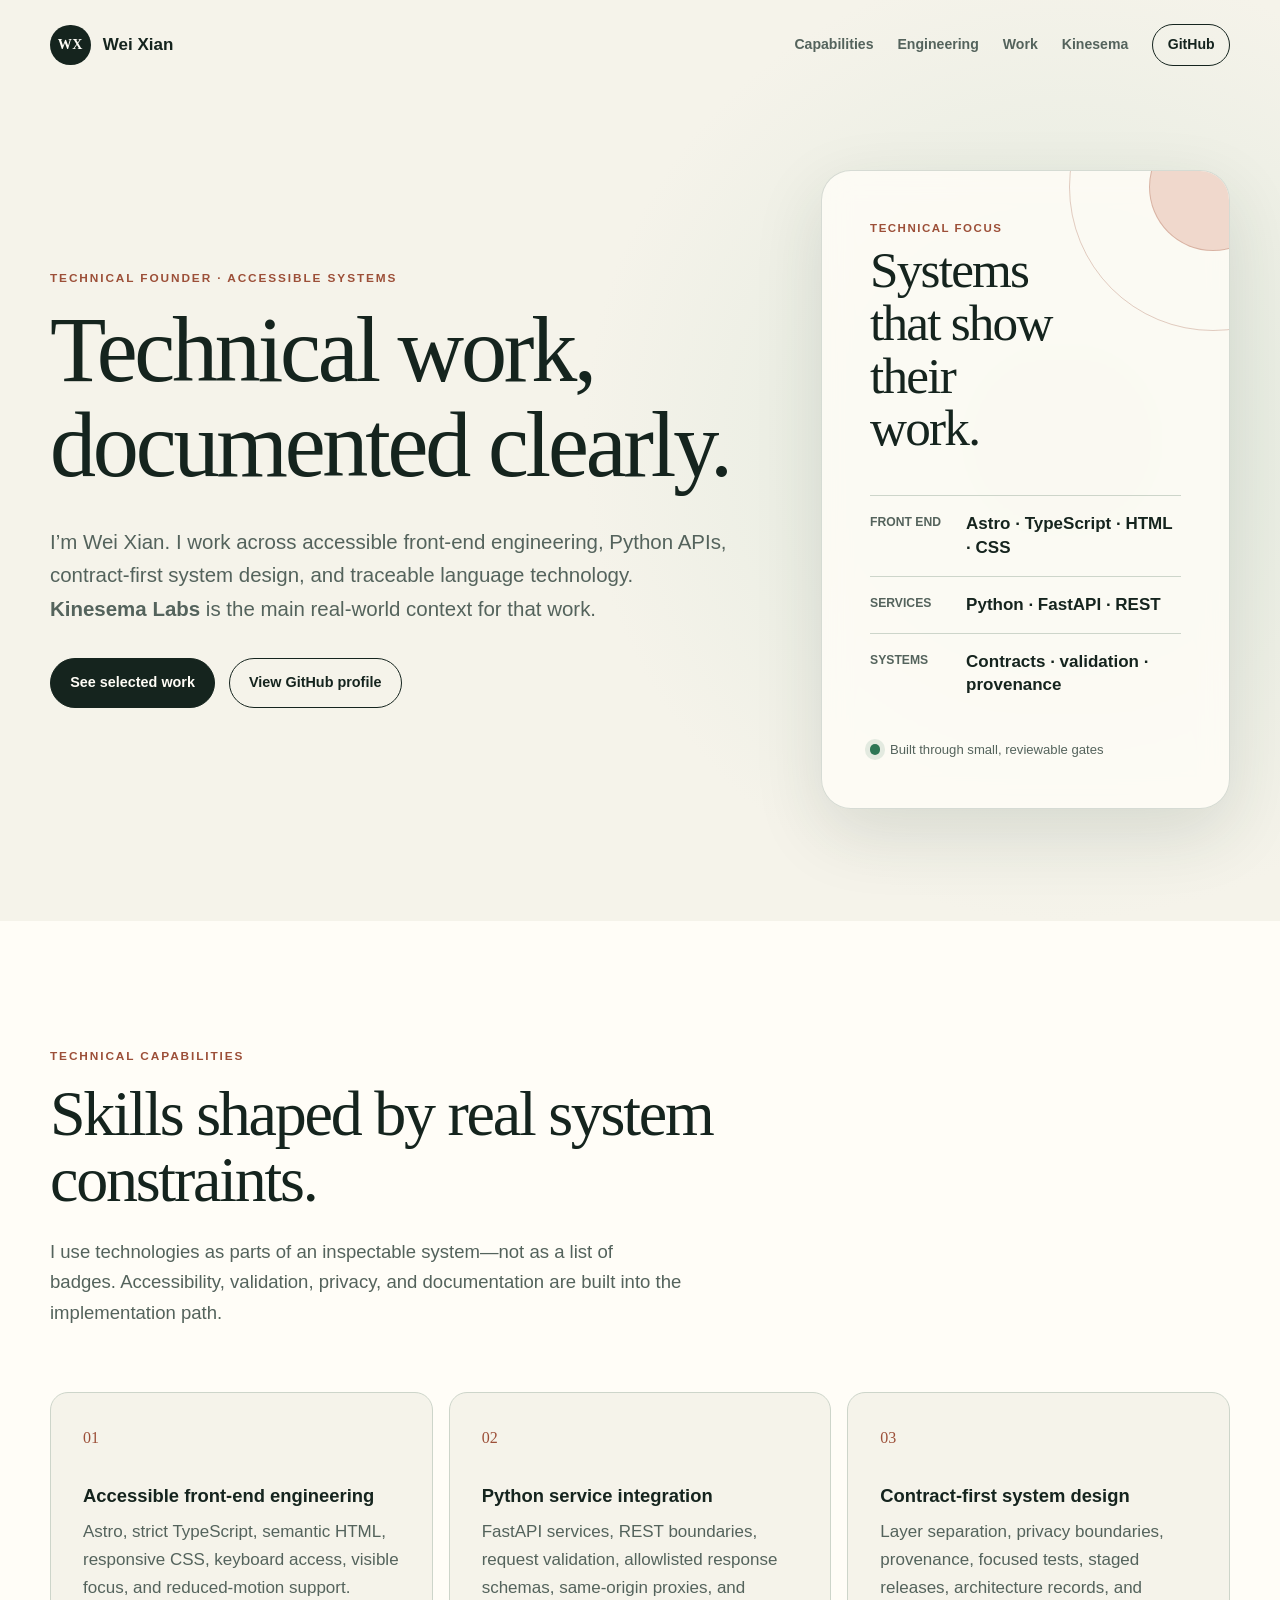
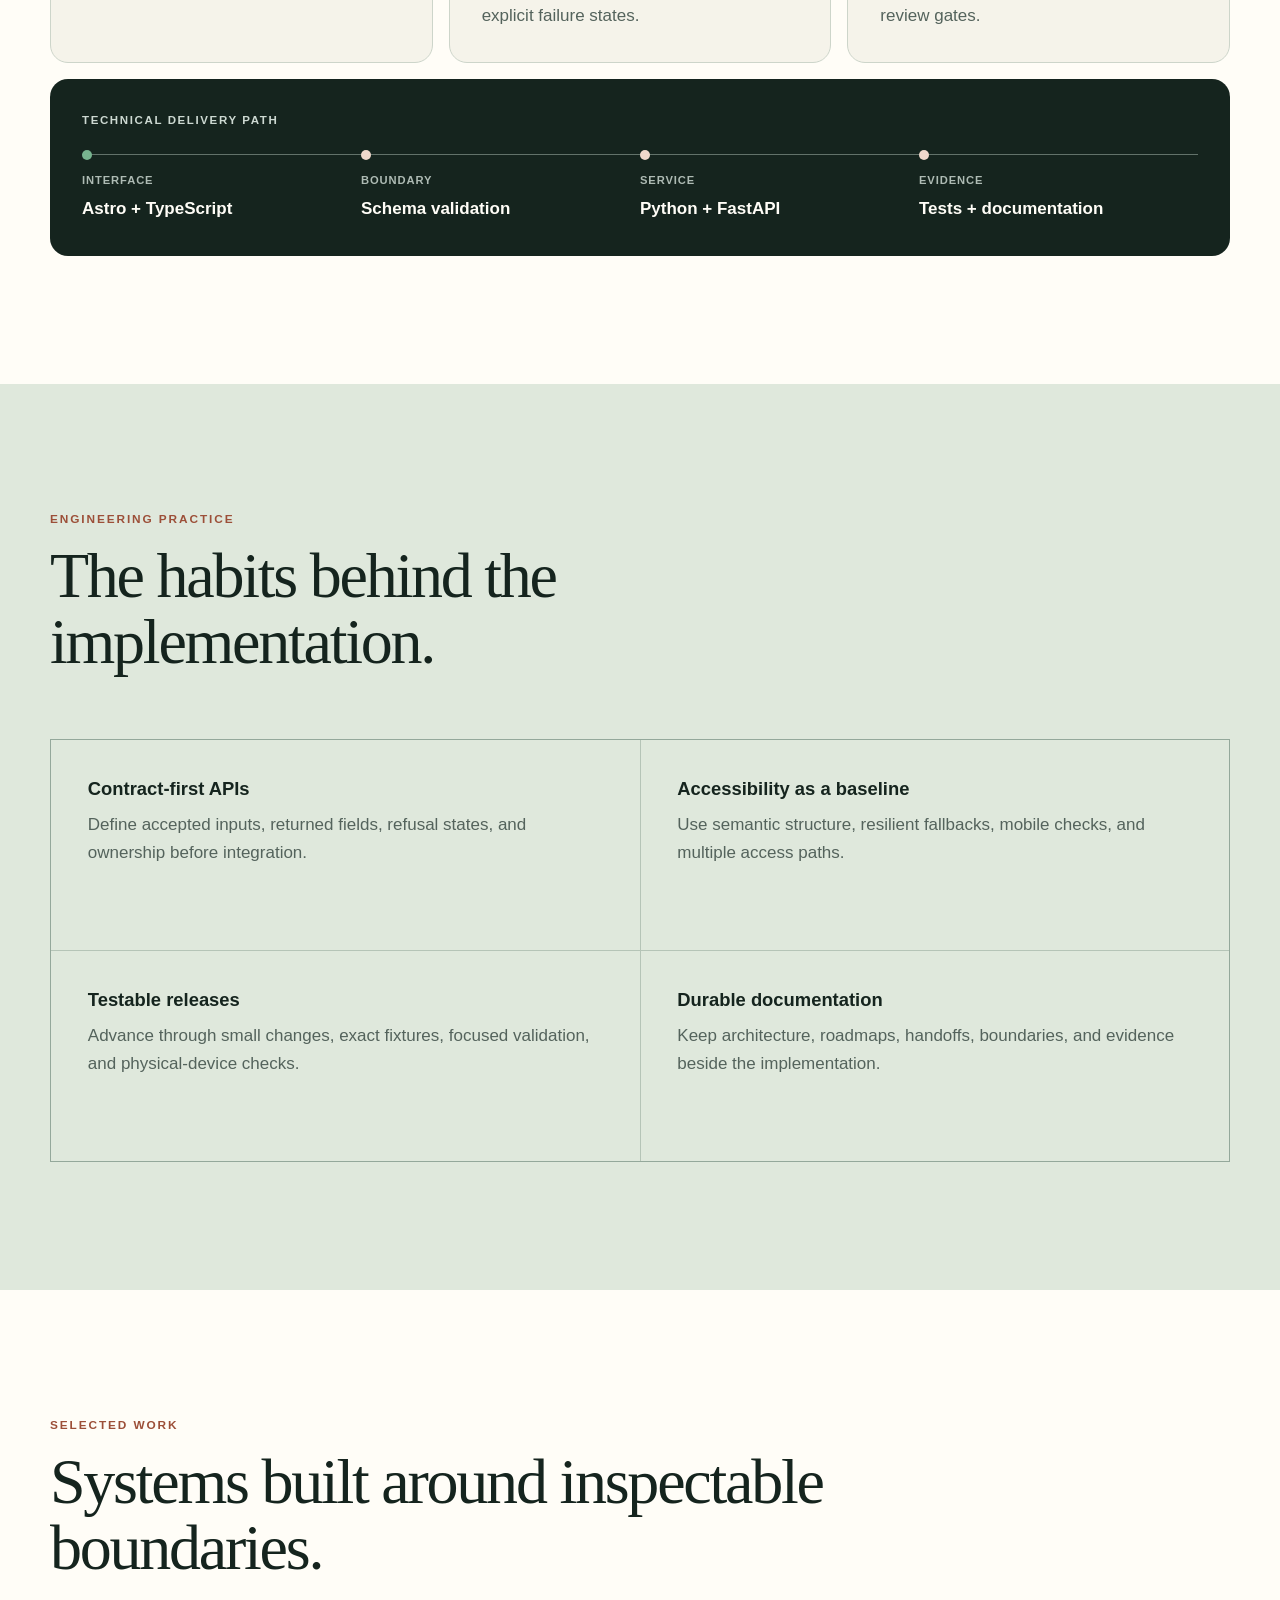
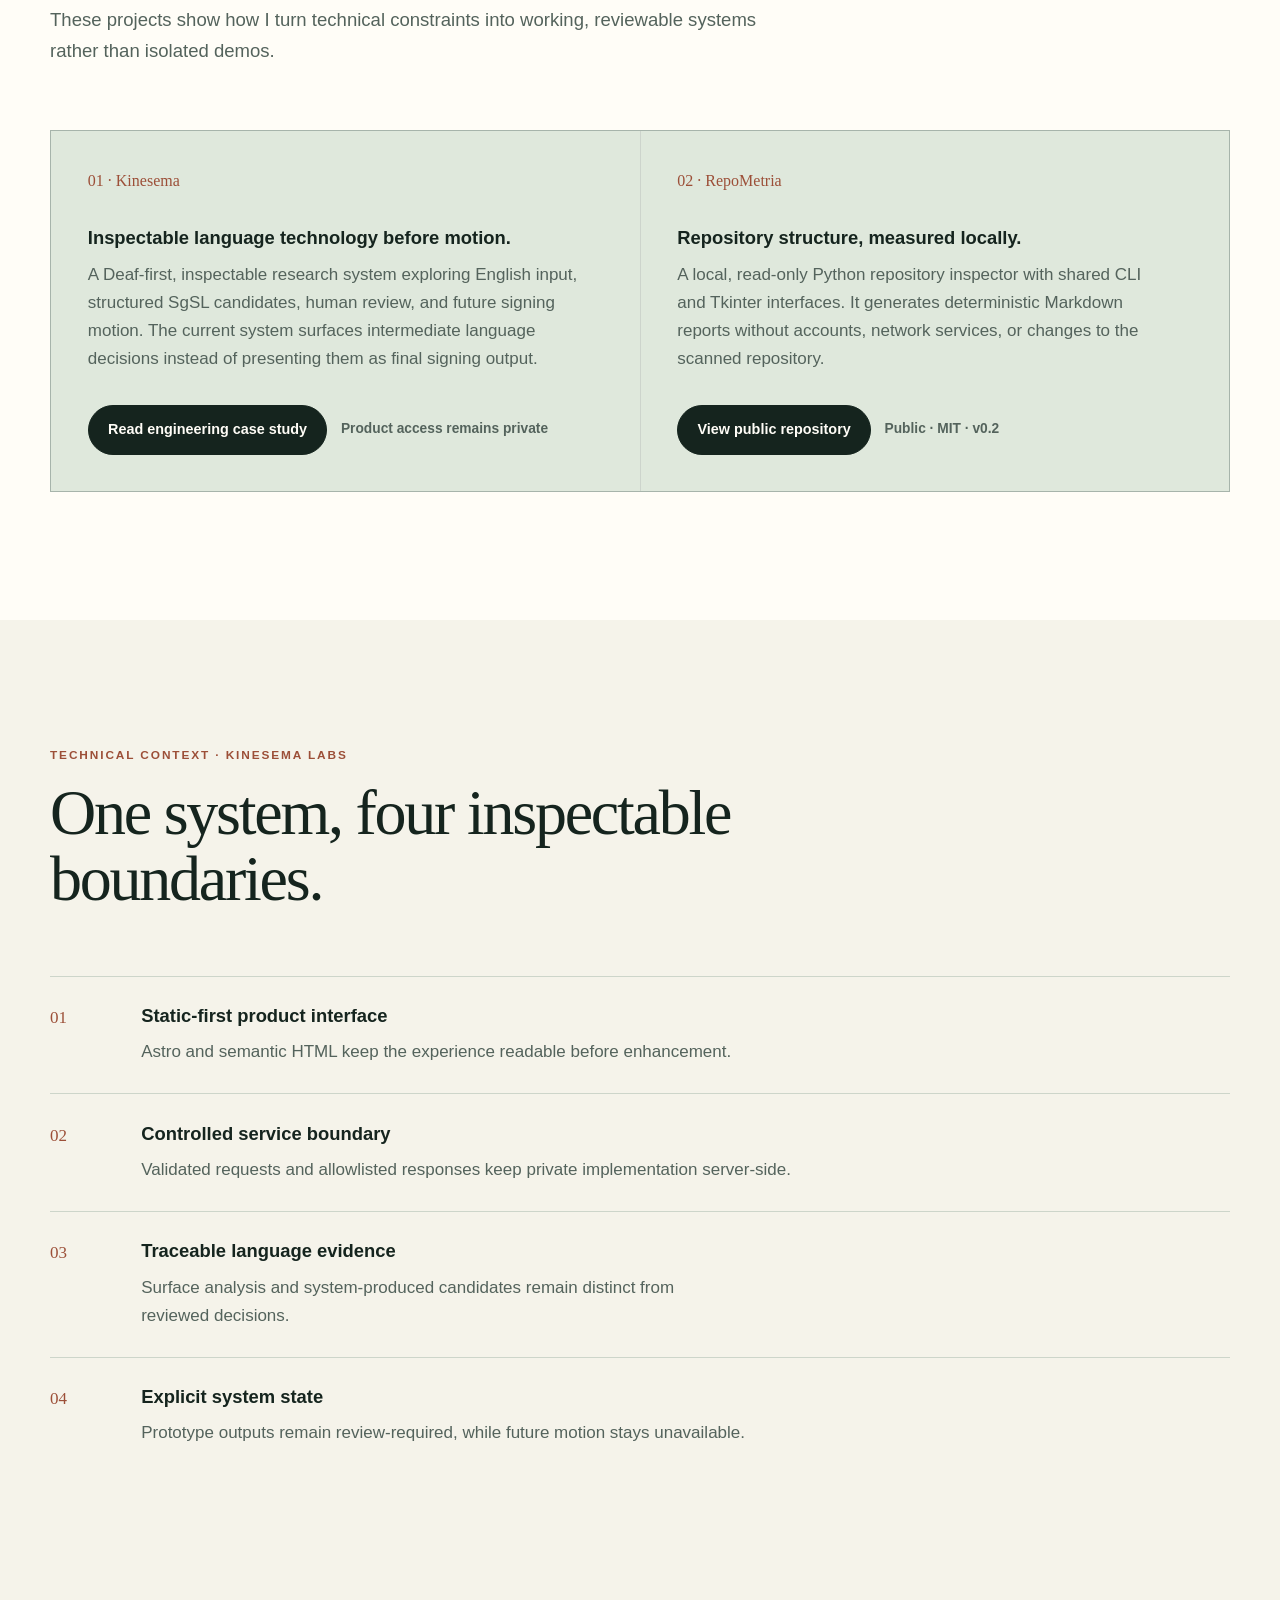
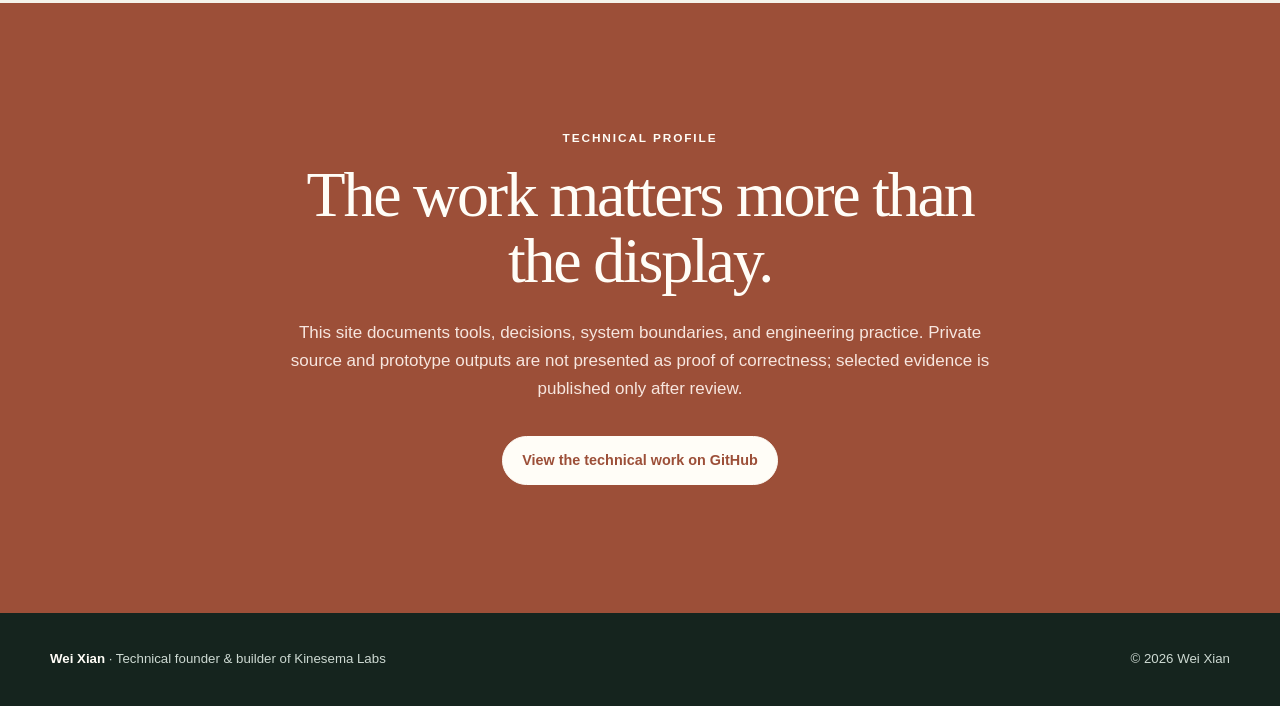
<file: index.html>
<!DOCTYPE html>
<html lang="en">
  <head>
    <meta charset="UTF-8">
    <meta name="viewport" content="width=device-width, initial-scale=1.0">
    <meta
      name="description"
      content="Wei Xian’s technical profile: accessible front-end engineering, Python APIs, contract-first systems, and traceable language technology."
    >
    <meta name="theme-color" content="#f5f3ea">
    <title>Wei Xian — Technical Profile</title>
    <link rel="canonical" href="https://elystra-v.github.io/">
    <link rel="icon" href="/favicon.svg" type="image/svg+xml">
    <link rel="stylesheet" href="/styles.css">
  </head>
  <body>
    <a class="skip-link" href="#main-content">Skip to main content</a>

    <header class="site-header">
      <a class="wordmark" href="#top" aria-label="Wei Xian, home">
        <span aria-hidden="true">WX</span>
        <span>Wei Xian</span>
      </a>
      <nav aria-label="Primary navigation">
        <a href="#capabilities">Capabilities</a>
        <a href="#engineering">Engineering</a>
        <a href="#work">Work</a>
        <a href="#kinesema">Kinesema</a>
        <a class="nav-cta" href="https://github.com/elystra-v">GitHub</a>
      </nav>
    </header>

    <main id="main-content">
      <section class="hero" id="top" aria-labelledby="hero-title">
        <div class="hero-copy">
          <p class="eyebrow">Technical founder · Accessible systems</p>
          <h1 id="hero-title">Technical work, documented clearly.</h1>
          <p class="hero-intro">
            I’m Wei Xian. I work across accessible front-end engineering, Python
            APIs, contract-first system design, and traceable language technology.
            <strong>Kinesema Labs</strong> is the main real-world context for that work.
          </p>
          <div class="hero-actions">
            <a class="button button-primary" href="#work">See selected work</a>
            <a class="button button-secondary" href="https://github.com/elystra-v">
              View GitHub profile
            </a>
          </div>
        </div>

        <aside class="venture-card" aria-label="Technical focus at a glance">
          <div class="orbit orbit-one" aria-hidden="true"></div>
          <div class="orbit orbit-two" aria-hidden="true"></div>
          <p class="card-kicker">Technical focus</p>
          <h2>Systems that show their work.</h2>
          <dl>
            <div>
              <dt>Front end</dt>
              <dd>Astro · TypeScript · HTML · CSS</dd>
            </div>
            <div>
              <dt>Services</dt>
              <dd>Python · FastAPI · REST</dd>
            </div>
            <div>
              <dt>Systems</dt>
              <dd>Contracts · validation · provenance</dd>
            </div>
          </dl>
          <p class="status-note"><span aria-hidden="true"></span> Built through small, reviewable gates</p>
        </aside>
      </section>

      <section class="section venture-section" id="capabilities" aria-labelledby="capabilities-title">
        <div class="section-heading">
          <p class="eyebrow">Technical capabilities</p>
          <h2 id="capabilities-title">Skills shaped by real system constraints.</h2>
          <p>
            I use technologies as parts of an inspectable system—not as a list of
            badges. Accessibility, validation, privacy, and documentation are built
            into the implementation path.
          </p>
        </div>

        <div class="feature-grid">
          <article class="feature-card">
            <span class="feature-number" aria-hidden="true">01</span>
            <h3>Accessible front-end engineering</h3>
            <p>
              Astro, strict TypeScript, semantic HTML, responsive CSS, keyboard
              access, visible focus, and reduced-motion support.
            </p>
          </article>
          <article class="feature-card">
            <span class="feature-number" aria-hidden="true">02</span>
            <h3>Python service integration</h3>
            <p>
              FastAPI services, REST boundaries, request validation, allowlisted
              response schemas, same-origin proxies, and explicit failure states.
            </p>
          </article>
          <article class="feature-card">
            <span class="feature-number" aria-hidden="true">03</span>
            <h3>Contract-first system design</h3>
            <p>
              Layer separation, privacy boundaries, provenance, focused tests,
              staged releases, architecture records, and review gates.
            </p>
          </article>
        </div>

        <div class="pipeline" role="group" aria-label="Technical delivery path">
          <p class="pipeline-label">Technical delivery path</p>
          <ol>
            <li><span>Interface</span>Astro + TypeScript</li>
            <li><span>Boundary</span>Schema validation</li>
            <li><span>Service</span>Python + FastAPI</li>
            <li><span>Evidence</span>Tests + documentation</li>
          </ol>
        </div>
      </section>

      <section class="section work-section" id="engineering" aria-labelledby="engineering-title">
        <div class="section-heading compact">
          <p class="eyebrow">Engineering practice</p>
          <h2 id="engineering-title">The habits behind the implementation.</h2>
        </div>

        <div class="work-grid">
          <article>
            <h3>Contract-first APIs</h3>
            <p>Define accepted inputs, returned fields, refusal states, and ownership before integration.</p>
          </article>
          <article>
            <h3>Accessibility as a baseline</h3>
            <p>Use semantic structure, resilient fallbacks, mobile checks, and multiple access paths.</p>
          </article>
          <article>
            <h3>Testable releases</h3>
            <p>Advance through small changes, exact fixtures, focused validation, and physical-device checks.</p>
          </article>
          <article>
            <h3>Durable documentation</h3>
            <p>Keep architecture, roadmaps, handoffs, boundaries, and evidence beside the implementation.</p>
          </article>
        </div>
      </section>

      <section class="section venture-section" id="work" aria-labelledby="work-title">
        <div class="section-heading">
          <p class="eyebrow">Selected work</p>
          <h2 id="work-title">Systems built around inspectable boundaries.</h2>
          <p>
            These projects show how I turn technical constraints into working,
            reviewable systems rather than isolated demos.
          </p>
        </div>

        <div class="work-grid">
          <article>
            <span class="feature-number">01 · Kinesema</span>
            <h3>Inspectable language technology before motion.</h3>
            <p>
              A Deaf-first, inspectable research system exploring English input,
              structured SgSL candidates, human review, and future signing motion.
              The current system surfaces intermediate language decisions instead
              of presenting them as final signing output.
            </p>
            <div class="hero-actions">
              <a class="button button-primary" href="/work/kinesema/">Read engineering case study</a>
              <span class="availability-note">Product access remains private</span>
            </div>
          </article>
          <article>
            <span class="feature-number">02 · RepoMetria</span>
            <h3>Repository structure, measured locally.</h3>
            <p>
              A local, read-only Python repository inspector with shared CLI and
              Tkinter interfaces. It generates deterministic Markdown reports
              without accounts, network services, or changes to the scanned repository.
            </p>
            <div class="hero-actions">
              <a
                class="button button-primary"
                href="https://github.com/elystra-v/repometria"
              >View public repository</a>
              <span class="availability-note">Public · MIT · v0.2</span>
            </div>
          </article>
        </div>
      </section>

      <section class="section principles-section" id="kinesema" aria-labelledby="kinesema-title">
        <div class="section-heading compact">
          <p class="eyebrow">Technical context · Kinesema Labs</p>
          <h2 id="kinesema-title">One system, four inspectable boundaries.</h2>
        </div>

        <ol class="principle-list">
          <li>
            <span>01</span>
            <div>
              <h3>Static-first product interface</h3>
              <p>Astro and semantic HTML keep the experience readable before enhancement.</p>
            </div>
          </li>
          <li>
            <span>02</span>
            <div>
              <h3>Controlled service boundary</h3>
              <p>Validated requests and allowlisted responses keep private implementation server-side.</p>
            </div>
          </li>
          <li>
            <span>03</span>
            <div>
              <h3>Traceable language evidence</h3>
              <p>Surface analysis and system-produced candidates remain distinct from reviewed decisions.</p>
            </div>
          </li>
          <li>
            <span>04</span>
            <div>
              <h3>Explicit system state</h3>
              <p>Prototype outputs remain review-required, while future motion stays unavailable.</p>
            </div>
          </li>
        </ol>
      </section>

      <section class="closing-section" aria-labelledby="closing-title">
        <p class="eyebrow">Technical profile</p>
        <h2 id="closing-title">The work matters more than the display.</h2>
        <p>
          This site documents tools, decisions, system boundaries, and engineering
          practice. Private source and prototype outputs are not presented as proof
          of correctness; selected evidence is published only after review.
        </p>
        <a class="button button-light" href="https://github.com/elystra-v">View the technical work on GitHub</a>
      </section>
    </main>

    <footer>
      <p><strong>Wei Xian</strong> · Technical founder &amp; builder of Kinesema Labs</p>
      <p>© <span>2026</span> Wei Xian</p>
    </footer>
  </body>
</html>
</file>
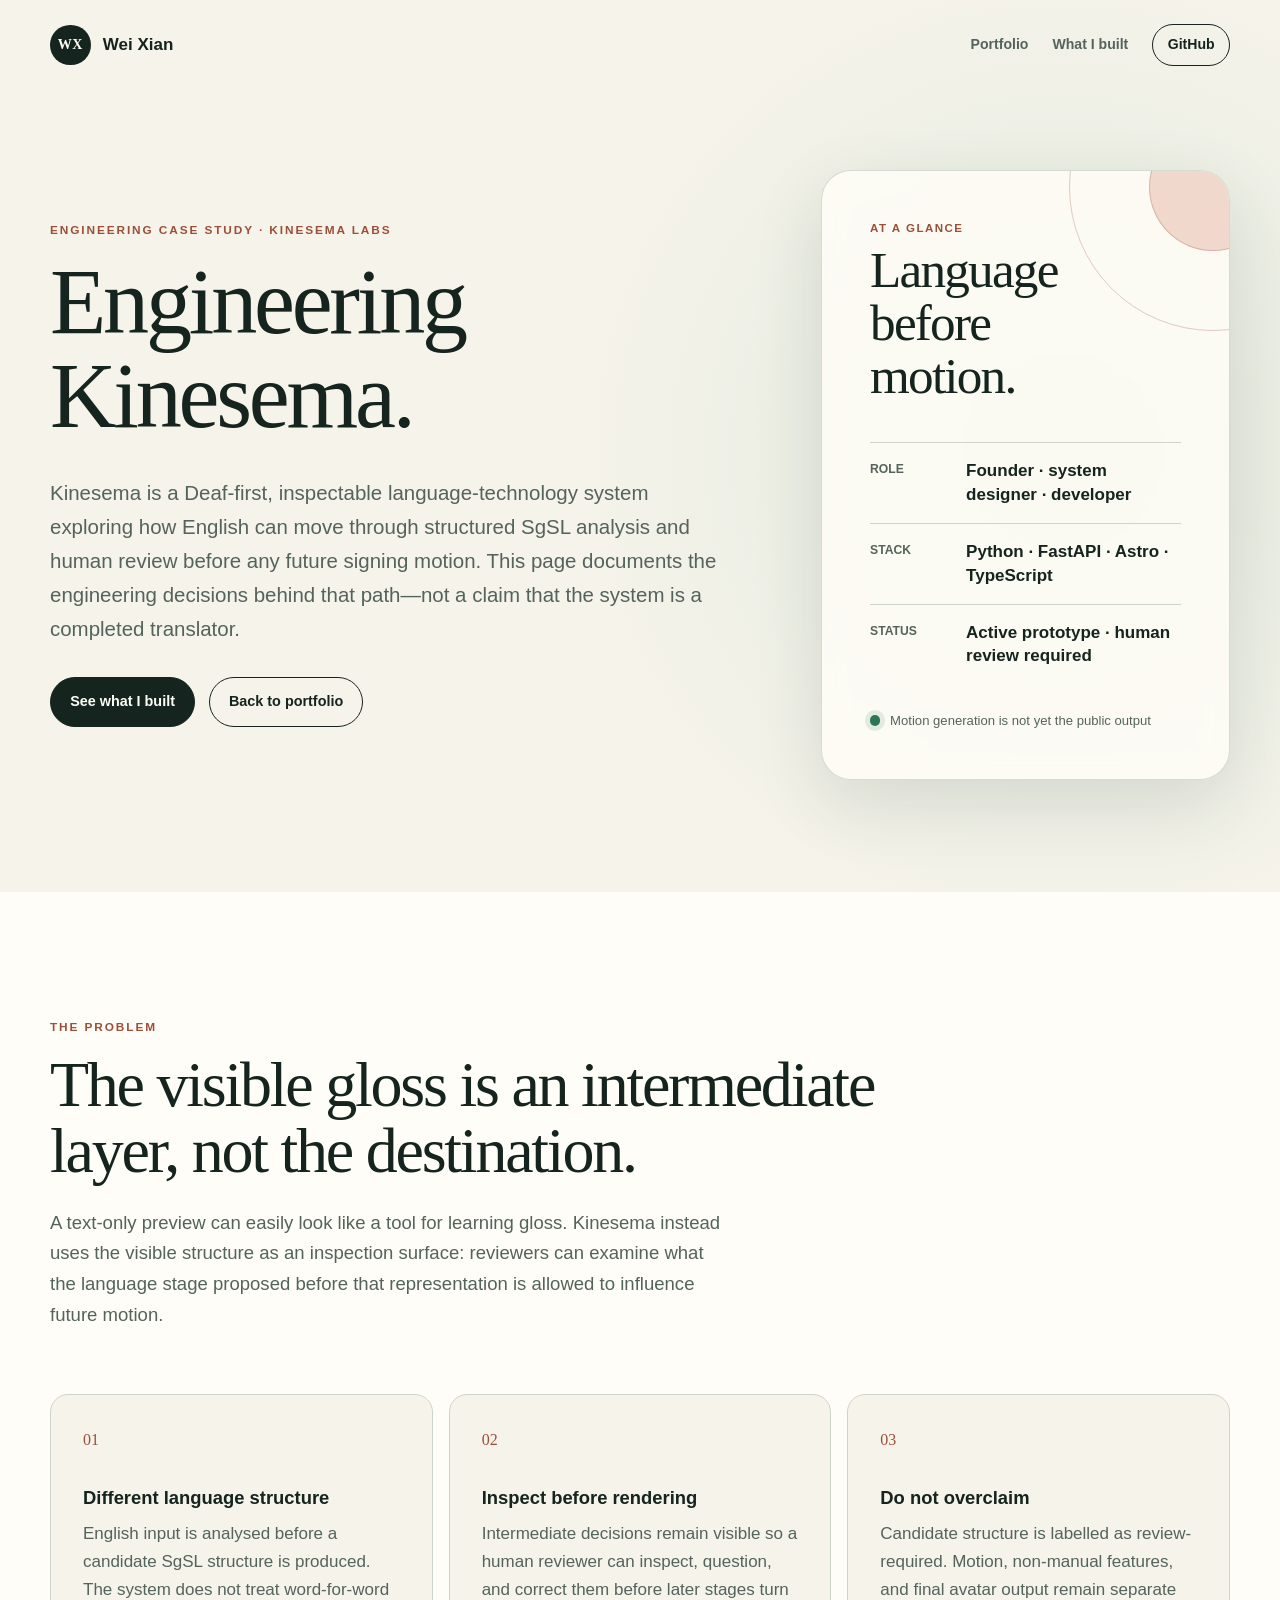
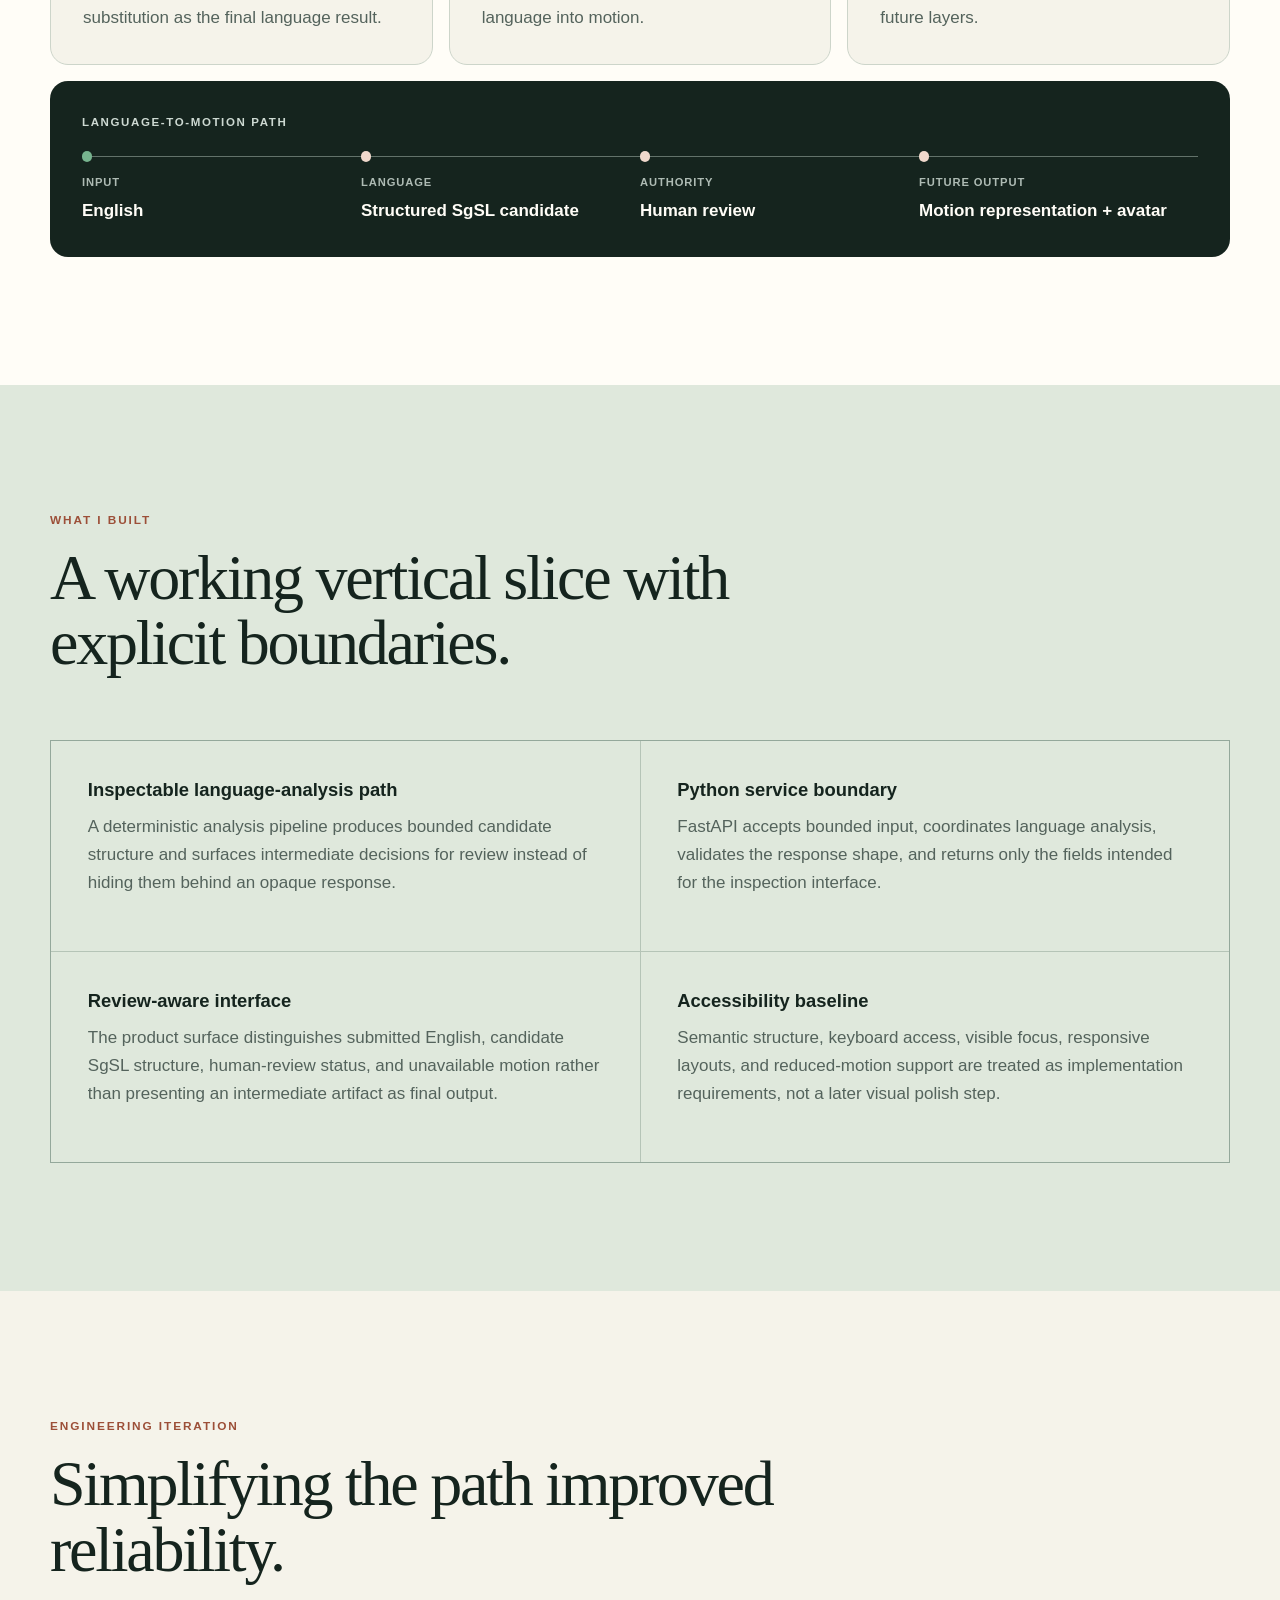
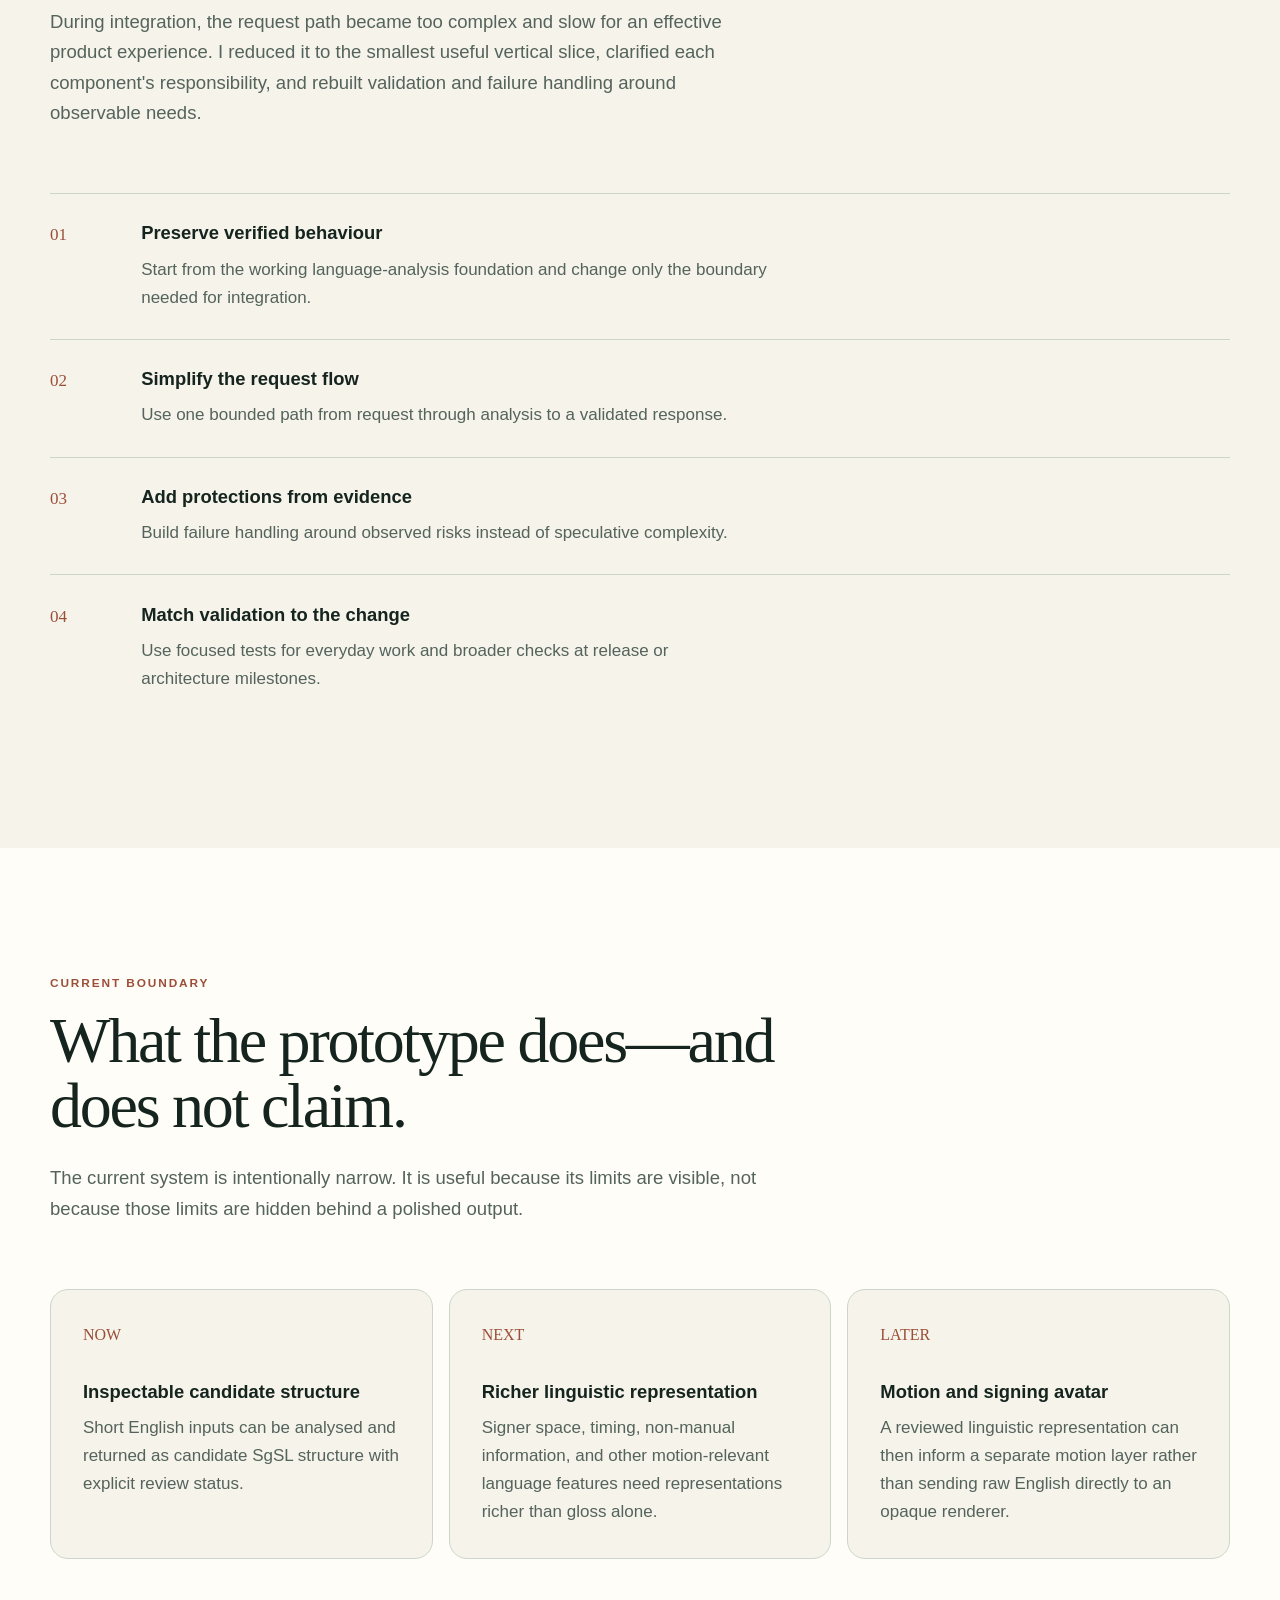
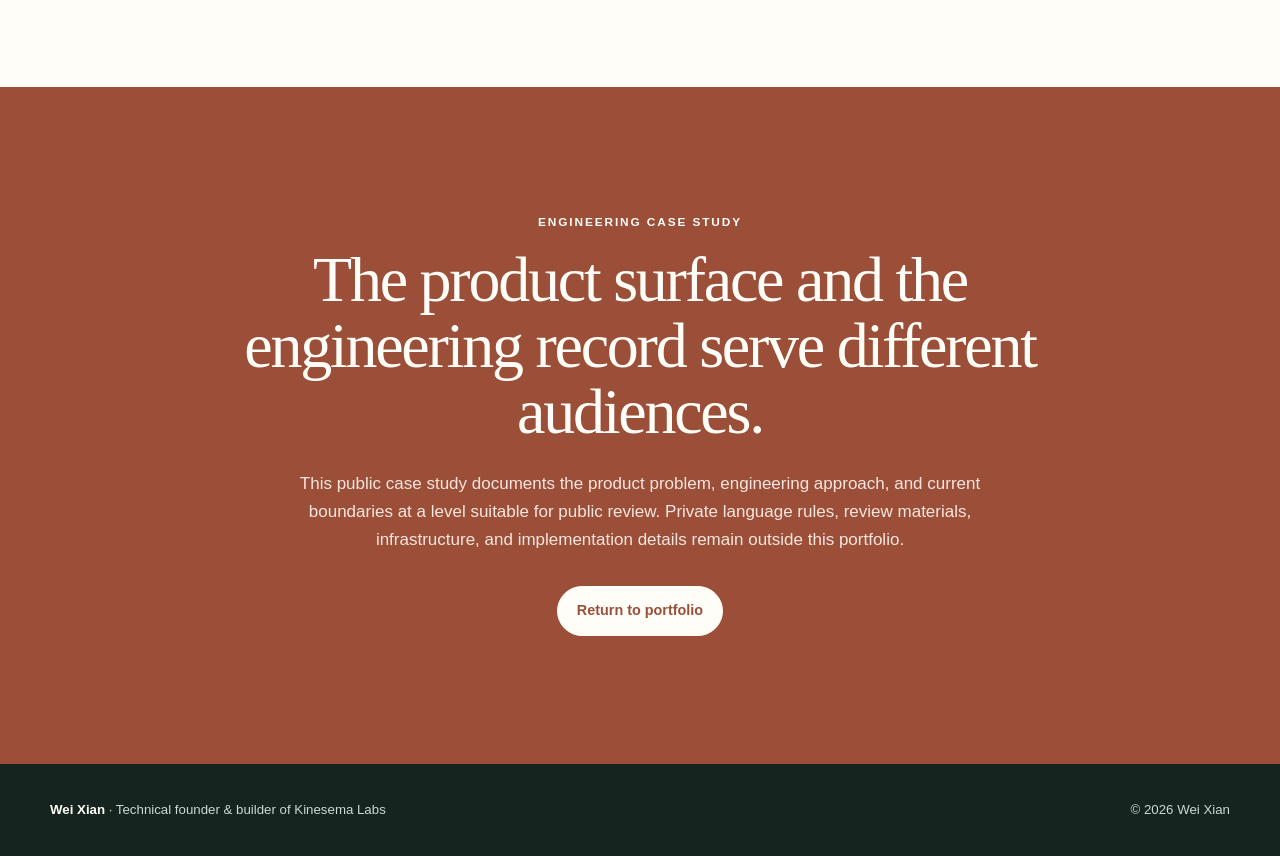
<file: work/kinesema/index.html>
<!DOCTYPE html>
<html lang="en">
  <head>
    <meta charset="UTF-8">
    <meta name="viewport" content="width=device-width, initial-scale=1.0">
    <meta
      name="description"
      content="Engineering case study for Kinesema: inspectable SgSL language structure, Python and FastAPI integration, accessibility, review boundaries, and the path toward signing motion."
    >
    <meta name="theme-color" content="#f5f3ea">
    <title>Engineering Kinesema — Wei Xian</title>
    <link rel="canonical" href="https://elystra-v.github.io/work/kinesema/">
    <link rel="icon" href="/favicon.svg" type="image/svg+xml">
    <link rel="stylesheet" href="/styles.css">
  </head>
  <body>
    <a class="skip-link" href="#main-content">Skip to main content</a>

    <header class="site-header">
      <a class="wordmark" href="/" aria-label="Wei Xian, portfolio home">
        <span aria-hidden="true">WX</span>
        <span>Wei Xian</span>
      </a>
      <nav aria-label="Primary navigation">
        <a href="/">Portfolio</a>
        <a href="#built">What I built</a>
        <a class="nav-cta" href="https://github.com/elystra-v">GitHub</a>
      </nav>
    </header>

    <main id="main-content">
      <section class="hero" aria-labelledby="hero-title">
        <div class="hero-copy">
          <p class="eyebrow">Engineering case study · Kinesema Labs</p>
          <h1 id="hero-title">Engineering Kinesema.</h1>
          <p class="hero-intro">
            Kinesema is a Deaf-first, inspectable language-technology system
            exploring how English can move through structured SgSL analysis and
            human review before any future signing motion. This page documents the
            engineering decisions behind that path—not a claim that the system is a
            completed translator.
          </p>
          <div class="hero-actions">
            <a class="button button-primary" href="#built">See what I built</a>
            <a class="button button-secondary" href="/">Back to portfolio</a>
          </div>
        </div>

        <aside class="venture-card" aria-label="Kinesema case study at a glance">
          <div class="orbit orbit-one" aria-hidden="true"></div>
          <div class="orbit orbit-two" aria-hidden="true"></div>
          <p class="card-kicker">At a glance</p>
          <h2>Language before motion.</h2>
          <dl>
            <div>
              <dt>Role</dt>
              <dd>Founder · system designer · developer</dd>
            </div>
            <div>
              <dt>Stack</dt>
              <dd>Python · FastAPI · Astro · TypeScript</dd>
            </div>
            <div>
              <dt>Status</dt>
              <dd>Active prototype · human review required</dd>
            </div>
          </dl>
          <p class="status-note"><span aria-hidden="true"></span> Motion generation is not yet the public output</p>
        </aside>
      </section>

      <section class="section venture-section" aria-labelledby="problem-title">
        <div class="section-heading">
          <p class="eyebrow">The problem</p>
          <h2 id="problem-title">The visible gloss is an intermediate layer, not the destination.</h2>
          <p>
            A text-only preview can easily look like a tool for learning gloss.
            Kinesema instead uses the visible structure as an inspection surface:
            reviewers can examine what the language stage proposed before that
            representation is allowed to influence future motion.
          </p>
        </div>

        <div class="feature-grid">
          <article class="feature-card">
            <span class="feature-number" aria-hidden="true">01</span>
            <h3>Different language structure</h3>
            <p>
              English input is analysed before a candidate SgSL structure is
              produced. The system does not treat word-for-word substitution as the
              final language result.
            </p>
          </article>
          <article class="feature-card">
            <span class="feature-number" aria-hidden="true">02</span>
            <h3>Inspect before rendering</h3>
            <p>
              Intermediate decisions remain visible so a human reviewer can inspect,
              question, and correct them before later stages turn language into motion.
            </p>
          </article>
          <article class="feature-card">
            <span class="feature-number" aria-hidden="true">03</span>
            <h3>Do not overclaim</h3>
            <p>
              Candidate structure is labelled as review-required. Motion, non-manual
              features, and final avatar output remain separate future layers.
            </p>
          </article>
        </div>

        <div class="pipeline" role="group" aria-label="Kinesema language-to-motion path">
          <p class="pipeline-label">Language-to-motion path</p>
          <ol>
            <li><span>Input</span>English</li>
            <li><span>Language</span>Structured SgSL candidate</li>
            <li><span>Authority</span>Human review</li>
            <li><span>Future output</span>Motion representation + avatar</li>
          </ol>
        </div>
      </section>

      <section class="section work-section" id="built" aria-labelledby="built-title">
        <div class="section-heading compact">
          <p class="eyebrow">What I built</p>
          <h2 id="built-title">A working vertical slice with explicit boundaries.</h2>
        </div>

        <div class="work-grid">
          <article>
            <h3>Inspectable language-analysis path</h3>
            <p>
              A deterministic analysis pipeline produces bounded candidate structure
              and surfaces intermediate decisions for review instead of hiding them
              behind an opaque response.
            </p>
          </article>
          <article>
            <h3>Python service boundary</h3>
            <p>
              FastAPI accepts bounded input, coordinates language analysis, validates
              the response shape, and returns only the fields intended for the
              inspection interface.
            </p>
          </article>
          <article>
            <h3>Review-aware interface</h3>
            <p>
              The product surface distinguishes submitted English, candidate SgSL
              structure, human-review status, and unavailable motion rather than
              presenting an intermediate artifact as final output.
            </p>
          </article>
          <article>
            <h3>Accessibility baseline</h3>
            <p>
              Semantic structure, keyboard access, visible focus, responsive layouts,
              and reduced-motion support are treated as implementation requirements,
              not a later visual polish step.
            </p>
          </article>
        </div>
      </section>

      <section class="section principles-section" aria-labelledby="recovery-title">
        <div class="section-heading">
          <p class="eyebrow">Engineering iteration</p>
          <h2 id="recovery-title">Simplifying the path improved reliability.</h2>
          <p>
            During integration, the request path became too complex and slow for an
            effective product experience. I reduced it to the smallest useful
            vertical slice, clarified each component's responsibility, and rebuilt
            validation and failure handling around observable needs.
          </p>
        </div>

        <ol class="principle-list">
          <li>
            <span>01</span>
            <div>
              <h3>Preserve verified behaviour</h3>
              <p>Start from the working language-analysis foundation and change only the boundary needed for integration.</p>
            </div>
          </li>
          <li>
            <span>02</span>
            <div>
              <h3>Simplify the request flow</h3>
              <p>Use one bounded path from request through analysis to a validated response.</p>
            </div>
          </li>
          <li>
            <span>03</span>
            <div>
              <h3>Add protections from evidence</h3>
              <p>Build failure handling around observed risks instead of speculative complexity.</p>
            </div>
          </li>
          <li>
            <span>04</span>
            <div>
              <h3>Match validation to the change</h3>
              <p>Use focused tests for everyday work and broader checks at release or architecture milestones.</p>
            </div>
          </li>
        </ol>
      </section>

      <section class="section venture-section" aria-labelledby="boundary-title">
        <div class="section-heading">
          <p class="eyebrow">Current boundary</p>
          <h2 id="boundary-title">What the prototype does—and does not claim.</h2>
          <p>
            The current system is intentionally narrow. It is useful because its
            limits are visible, not because those limits are hidden behind a polished
            output.
          </p>
        </div>

        <div class="feature-grid">
          <article class="feature-card">
            <span class="feature-number" aria-hidden="true">NOW</span>
            <h3>Inspectable candidate structure</h3>
            <p>Short English inputs can be analysed and returned as candidate SgSL structure with explicit review status.</p>
          </article>
          <article class="feature-card">
            <span class="feature-number" aria-hidden="true">NEXT</span>
            <h3>Richer linguistic representation</h3>
            <p>Signer space, timing, non-manual information, and other motion-relevant language features need representations richer than gloss alone.</p>
          </article>
          <article class="feature-card">
            <span class="feature-number" aria-hidden="true">LATER</span>
            <h3>Motion and signing avatar</h3>
            <p>A reviewed linguistic representation can then inform a separate motion layer rather than sending raw English directly to an opaque renderer.</p>
          </article>
        </div>
      </section>

      <section class="closing-section" aria-labelledby="closing-title">
        <p class="eyebrow">Engineering case study</p>
        <h2 id="closing-title">The product surface and the engineering record serve different audiences.</h2>
        <p>
          This public case study documents the product problem, engineering approach,
          and current boundaries at a level suitable for public review. Private
          language rules, review materials, infrastructure, and implementation
          details remain outside this portfolio.
        </p>
        <div class="hero-actions" style="justify-content: center;">
          <a class="button button-light" href="/">Return to portfolio</a>
        </div>
      </section>
    </main>

    <footer>
      <p><strong>Wei Xian</strong> · Technical founder &amp; builder of Kinesema Labs</p>
      <p>© <span>2026</span> Wei Xian</p>
    </footer>
  </body>
</html>
</file>
<file: styles.css>
:root {
  color-scheme: light;
  --paper: #f5f3ea;
  --surface: #fffdf7;
  --ink: #15241e;
  --muted: #54635c;
  --line: #cdd5ca;
  --sage: #dfe8dc;
  --sage-deep: #274a3d;
  --accent: #9c4f38;
  --accent-soft: #f0d8cc;
  --shadow: 0 24px 70px rgba(30, 47, 39, 0.12);
  --radius-large: 30px;
  --radius-medium: 18px;
  --content: 1180px;
}

* {
  box-sizing: border-box;
}

html {
  scroll-behavior: smooth;
}

body {
  margin: 0;
  background:
    radial-gradient(circle at 83% 8%, rgba(223, 232, 220, 0.95), transparent 30rem),
    var(--paper);
  color: var(--ink);
  font-family: Inter, ui-sans-serif, -apple-system, BlinkMacSystemFont, "Segoe UI", sans-serif;
  font-size: 17px;
  line-height: 1.65;
}

a {
  color: inherit;
}

.skip-link {
  position: fixed;
  top: 0.75rem;
  left: 0.75rem;
  z-index: 100;
  padding: 0.7rem 1rem;
  border-radius: 0.4rem;
  background: var(--ink);
  color: white;
  transform: translateY(-160%);
}

.skip-link:focus {
  transform: translateY(0);
}

:focus-visible {
  outline: 3px solid var(--accent);
  outline-offset: 4px;
}

.site-header {
  display: flex;
  align-items: center;
  justify-content: space-between;
  width: min(calc(100% - 3rem), var(--content));
  margin: 0 auto;
  padding: 1.5rem 0;
}

.wordmark {
  display: inline-flex;
  align-items: center;
  gap: 0.75rem;
  font-weight: 760;
  text-decoration: none;
}

.wordmark span:first-child {
  display: grid;
  width: 2.55rem;
  height: 2.55rem;
  place-items: center;
  border-radius: 50%;
  background: var(--ink);
  color: var(--surface);
  font-family: Georgia, "Times New Roman", serif;
  font-size: 0.88rem;
  letter-spacing: 0.04em;
}

nav {
  display: flex;
  align-items: center;
  gap: 1.5rem;
}

nav a {
  color: var(--muted);
  font-size: 0.88rem;
  font-weight: 720;
  text-decoration: none;
}

nav a:hover {
  color: var(--ink);
}

nav .nav-cta {
  padding: 0.52rem 0.9rem;
  border: 1px solid var(--ink);
  border-radius: 999px;
  color: var(--ink);
}

main {
  overflow: hidden;
}

.hero {
  display: grid;
  grid-template-columns: minmax(0, 1.25fr) minmax(300px, 0.75fr);
  gap: clamp(3rem, 7vw, 7rem);
  align-items: center;
  width: min(calc(100% - 3rem), var(--content));
  min-height: 720px;
  margin: 0 auto;
  padding: 5rem 0 7rem;
}

.eyebrow {
  margin: 0 0 1rem;
  color: var(--accent);
  font-size: 0.74rem;
  font-weight: 830;
  letter-spacing: 0.16em;
  line-height: 1.3;
  text-transform: uppercase;
}

h1,
h2,
h3,
p {
  text-wrap: pretty;
}

h1,
h2 {
  margin: 0;
  font-family: Georgia, "Times New Roman", serif;
  font-weight: 500;
  letter-spacing: -0.035em;
  line-height: 1.03;
}

h1 {
  max-width: 820px;
  font-size: clamp(3.5rem, 7.2vw, 6.6rem);
}

h2 {
  font-size: clamp(2.5rem, 5vw, 4.5rem);
}

h3 {
  margin: 0 0 0.65rem;
  font-size: 1.15rem;
  line-height: 1.3;
}

.hero-intro {
  max-width: 690px;
  margin: 2rem 0 0;
  color: var(--muted);
  font-size: clamp(1.05rem, 1.7vw, 1.28rem);
}

.hero-actions {
  display: flex;
  flex-wrap: wrap;
  gap: 0.85rem;
  margin-top: 2rem;
}

.button {
  display: inline-flex;
  align-items: center;
  justify-content: center;
  min-height: 3.1rem;
  padding: 0.75rem 1.2rem;
  border: 1px solid var(--ink);
  border-radius: 999px;
  font-size: 0.9rem;
  font-weight: 780;
  text-decoration: none;
  transition: transform 160ms ease, background-color 160ms ease, color 160ms ease;
}

.button:hover {
  transform: translateY(-2px);
}

.button-primary {
  background: var(--ink);
  color: var(--surface);
}

.button-primary:hover {
  background: var(--sage-deep);
}

.button-secondary {
  background: transparent;
}

.button-secondary:hover {
  background: var(--surface);
}

.venture-card {
  position: relative;
  isolation: isolate;
  overflow: hidden;
  padding: clamp(2rem, 4vw, 3rem);
  border: 1px solid rgba(39, 74, 61, 0.18);
  border-radius: var(--radius-large);
  background: rgba(255, 253, 247, 0.82);
  box-shadow: var(--shadow);
  backdrop-filter: blur(14px);
}

.venture-card .orbit {
  position: absolute;
  z-index: -1;
  border: 1px solid rgba(156, 79, 56, 0.28);
  border-radius: 50%;
}

.orbit-one {
  top: -8rem;
  right: -8rem;
  width: 18rem;
  height: 18rem;
}

.orbit-two {
  top: -3rem;
  right: -3rem;
  width: 8rem;
  height: 8rem;
  background: var(--accent-soft);
}

.card-kicker {
  margin: 0 0 0.4rem;
  color: var(--accent);
  font-size: 0.72rem;
  font-weight: 800;
  letter-spacing: 0.13em;
  text-transform: uppercase;
}

.venture-card h2 {
  max-width: 8ch;
  font-size: clamp(2.6rem, 4vw, 4rem);
}

.venture-card dl {
  margin: 2.5rem 0 0;
}

.venture-card dl div {
  display: grid;
  grid-template-columns: 5rem 1fr;
  gap: 1rem;
  padding: 1rem 0;
  border-top: 1px solid var(--line);
}

.venture-card dt {
  color: var(--muted);
  font-size: 0.76rem;
  font-weight: 750;
  text-transform: uppercase;
}

.venture-card dd {
  margin: 0;
  font-weight: 680;
  line-height: 1.4;
}

.status-note {
  display: flex;
  align-items: center;
  gap: 0.6rem;
  margin: 1.6rem 0 0;
  color: var(--muted);
  font-size: 0.82rem;
}

.status-note span {
  width: 0.65rem;
  height: 0.65rem;
  border-radius: 50%;
  background: #2d7655;
  box-shadow: 0 0 0 5px rgba(45, 118, 85, 0.12);
}

.section {
  padding: clamp(5rem, 10vw, 9rem) max(1.5rem, calc((100vw - var(--content)) / 2));
}

.section-heading {
  max-width: 830px;
}

.section-heading > p:last-child {
  max-width: 720px;
  margin: 1.5rem 0 0;
  color: var(--muted);
  font-size: 1.16rem;
}

.section-heading.compact {
  max-width: 730px;
}

.venture-section {
  background: var(--surface);
}

.feature-grid {
  display: grid;
  grid-template-columns: repeat(3, minmax(0, 1fr));
  gap: 1rem;
  margin-top: 4rem;
}

.feature-card {
  min-height: 270px;
  padding: 2rem;
  border: 1px solid var(--line);
  border-radius: var(--radius-medium);
  background: var(--paper);
}

.feature-number {
  display: block;
  margin-bottom: 2rem;
  color: var(--accent);
  font-family: Georgia, "Times New Roman", serif;
  font-size: 1rem;
}

.feature-card p,
.work-grid p,
.principle-list p {
  margin: 0;
  color: var(--muted);
}

.pipeline {
  margin-top: 1rem;
  padding: 2rem;
  border-radius: var(--radius-medium);
  background: var(--ink);
  color: var(--surface);
}

.pipeline-label {
  margin: 0 0 1.5rem;
  color: #cdd9d2;
  font-size: 0.72rem;
  font-weight: 800;
  letter-spacing: 0.14em;
  text-transform: uppercase;
}

.pipeline ol {
  display: grid;
  grid-template-columns: repeat(4, minmax(0, 1fr));
  gap: 0;
  margin: 0;
  padding: 0;
  list-style: none;
}

.pipeline li {
  position: relative;
  padding: 1rem 1.6rem 0 0;
  border-top: 1px solid #62726a;
  font-weight: 690;
}

.pipeline li::before {
  position: absolute;
  top: -0.36rem;
  left: 0;
  width: 0.65rem;
  height: 0.65rem;
  border-radius: 50%;
  background: var(--accent-soft);
  content: "";
}

.pipeline li:first-child::before {
  background: #77b48f;
}

.pipeline li span {
  display: block;
  margin-bottom: 0.35rem;
  color: #aebbb4;
  font-size: 0.7rem;
  font-weight: 780;
  letter-spacing: 0.08em;
  text-transform: uppercase;
}

.work-section {
  background: var(--sage);
}

.work-grid {
  display: grid;
  grid-template-columns: repeat(2, minmax(0, 1fr));
  gap: 1px;
  margin-top: 4rem;
  border: 1px solid rgba(39, 74, 61, 0.23);
  background: rgba(39, 74, 61, 0.23);
}

.work-grid article {
  min-height: 210px;
  padding: 2.3rem;
  background: var(--sage);
}

.work-grid-single {
  grid-template-columns: 1fr;
}

.work-grid-single article > p {
  max-width: 850px;
}

.availability-note {
  align-self: center;
  color: var(--muted);
  font-size: 0.86rem;
  font-weight: 720;
}

.principles-section {
  background: var(--paper);
}

.principle-list {
  margin: 4rem 0 0;
  padding: 0;
  list-style: none;
}

.principle-list li {
  display: grid;
  grid-template-columns: 4.2rem 1fr;
  gap: 1.5rem;
  padding: 1.7rem 0;
  border-top: 1px solid var(--line);
}

.principle-list > li > span {
  color: var(--accent);
  font-family: Georgia, "Times New Roman", serif;
}

.principle-list p {
  max-width: 660px;
}

.closing-section {
  padding: clamp(5rem, 10vw, 9rem) max(1.5rem, calc((100vw - 900px) / 2));
  background: var(--accent);
  color: var(--surface);
  text-align: center;
}

.closing-section .eyebrow {
  color: var(--surface);
}

.closing-section p:not(.eyebrow) {
  max-width: 730px;
  margin: 1.6rem auto 2rem;
  color: #f7e6df;
}

.button-light {
  border-color: var(--surface);
  background: var(--surface);
  color: var(--accent);
}

.button-light:hover {
  background: transparent;
  color: var(--surface);
}

footer {
  display: flex;
  justify-content: space-between;
  gap: 2rem;
  padding: 2.2rem max(1.5rem, calc((100vw - var(--content)) / 2));
  background: var(--ink);
  color: #cdd9d2;
  font-size: 0.83rem;
}

footer p {
  margin: 0;
}

footer strong {
  color: var(--surface);
}

.error-page {
  display: flex;
  min-height: 100vh;
  flex-direction: column;
}

.error-page main {
  display: grid;
  flex: 1;
  place-items: center;
  overflow: visible;
}

.error-content {
  width: min(calc(100% - 3rem), 820px);
  padding: 6rem 0;
  text-align: center;
}

.error-code {
  display: block;
  margin-bottom: 1.25rem;
  color: var(--accent);
  font-family: Georgia, "Times New Roman", serif;
  font-size: clamp(4rem, 12vw, 8rem);
  line-height: 0.8;
}

.error-content p:not(.eyebrow) {
  max-width: 590px;
  margin: 1.5rem auto 0;
  color: var(--muted);
  font-size: 1.1rem;
}

.error-content .hero-actions {
  justify-content: center;
}

@media (max-width: 900px) {
  .site-header {
    align-items: flex-start;
  }

  nav {
    flex-wrap: wrap;
    justify-content: flex-end;
    max-width: 28rem;
  }

  .hero {
    grid-template-columns: 1fr;
    min-height: auto;
    padding-top: 4rem;
  }

  .venture-card {
    max-width: 620px;
  }

  .feature-grid {
    grid-template-columns: 1fr;
  }

  .feature-card {
    min-height: auto;
  }

  .pipeline ol {
    grid-template-columns: repeat(2, minmax(0, 1fr));
    gap: 2rem 0;
  }
}

@media (max-width: 640px) {
  body {
    font-size: 16px;
  }

  .site-header {
    display: block;
    width: min(calc(100% - 2rem), var(--content));
  }

  nav {
    justify-content: flex-start;
    gap: 0.7rem 1rem;
    margin-top: 1rem;
  }

  nav a:not(.nav-cta) {
    display: none;
  }

  .hero {
    width: min(calc(100% - 2rem), var(--content));
    gap: 3rem;
    padding: 3rem 0 5rem;
  }

  h1 {
    font-size: clamp(3.25rem, 15vw, 4.5rem);
  }

  .hero-actions,
  .hero-actions .button {
    width: 100%;
  }

  .venture-card {
    padding: 1.6rem;
    border-radius: 24px;
  }

  .venture-card dl div {
    grid-template-columns: 1fr;
    gap: 0.2rem;
  }

  .section {
    padding-right: 1rem;
    padding-left: 1rem;
  }

  .pipeline {
    padding: 1.4rem;
  }

  .pipeline ol {
    grid-template-columns: 1fr;
  }

  .work-grid {
    grid-template-columns: 1fr;
  }

  .principle-list li {
    grid-template-columns: 2.6rem 1fr;
    gap: 0.75rem;
  }

  footer {
    display: block;
  }

  footer p + p {
    margin-top: 0.5rem;
  }

  .error-content {
    width: min(calc(100% - 2rem), 820px);
    padding: 4rem 0;
  }
}

@media (prefers-reduced-motion: reduce) {
  html {
    scroll-behavior: auto;
  }

  *,
  *::before,
  *::after {
    scroll-behavior: auto !important;
    transition-duration: 0.01ms !important;
  }
}
</file>
